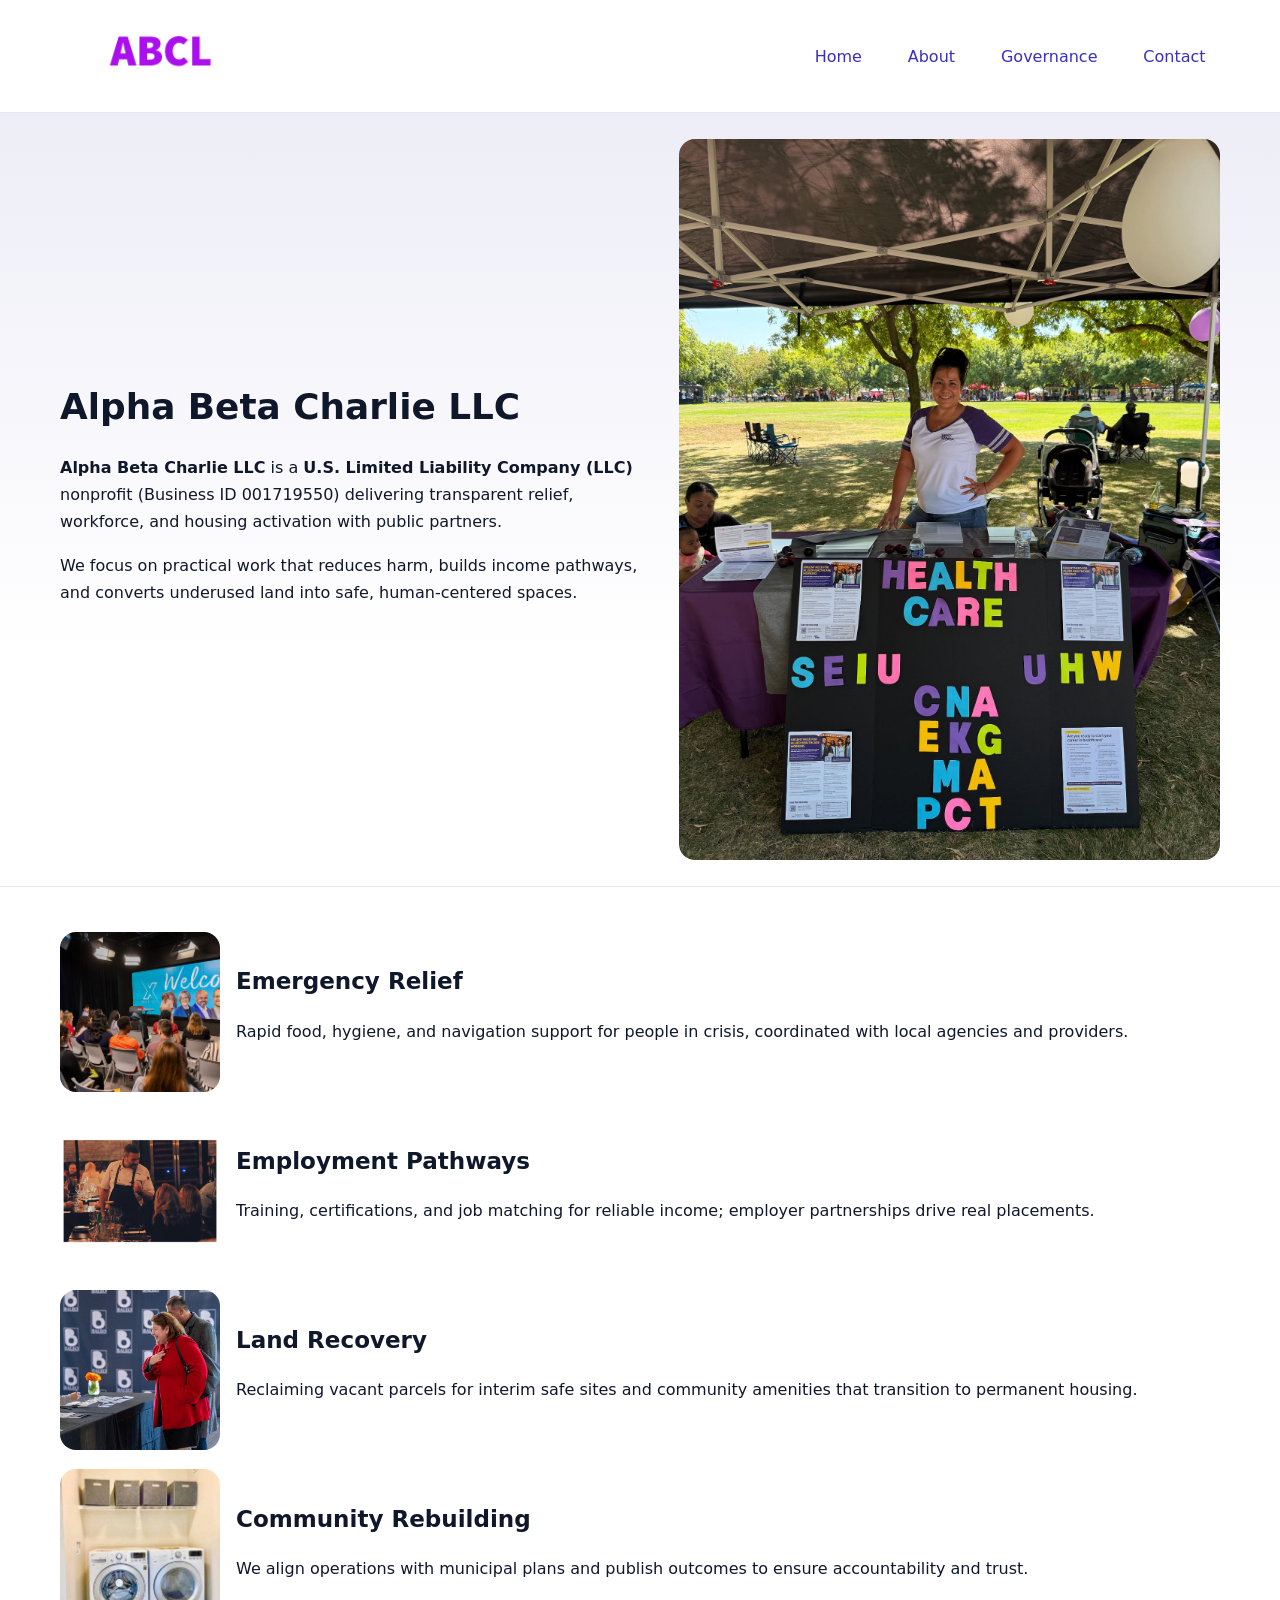
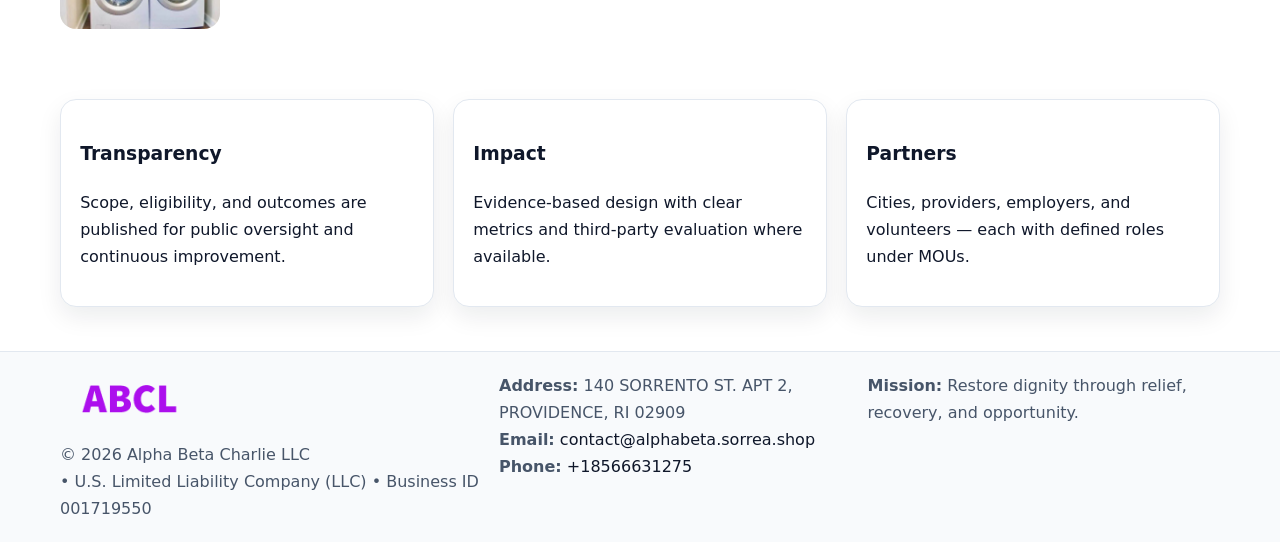
<file: index.html>
<!doctype html><html lang="en"><head>
<meta charset="utf-8"/><meta name="viewport" content="width=device-width,initial-scale=1"/>
<title>Alpha Beta Charlie LLC – Nonprofit • 2025</title>
<link rel="stylesheet" href="assets/styles.css"/>
<link rel="icon" href="images/logo.png"/>
<meta name="data-ein" content="001719550"/>
<meta name="data-name" content="Alpha Beta Charlie LLC"/>
<meta name="data-email" content="contact@alphabeta.sorrea.shop"/>
<meta name="data-phone" content="+18566631275"/>
<meta name="data-address" content="140 SORRENTO ST. APT 2,
PROVIDENCE, RI 02909"/>
<meta name="data-map" content="140+SORRENTO+ST+APT+2,+PROVIDENCE,+RI+02909"/>
  <meta name="description" content="Our nonprofit strengthens the community with programs focused on community services, education, and direct relief.">
<meta name="facebook-domain-verification" content="4fuej2wuofiyep5fy05tvvhr0wvb29" />
</head><body>
<div style="position:absolute;left:-9999px;top:-9999px;opacity:0" data-uniq="{{UNIQUE_BLOB}}">
  <span>Our nonprofit strengthens the community with programs focused on community services, education, and direct relief.</span><svg width="12" height="12" viewBox="0 0 12 12" xmlns="http://www.w3.org/2000/svg"><circle cx="6" cy="6" r="5" fill="#2b6cb0"/></svg><img src="images/about.jpg" width="1" height="1" alt="" loading="lazy"/>
</div>

<header><div class="cb71175d67c c4aeea332fe">
  <a href="index.html"><img src="images/logo.png" alt="Alpha Beta Charlie LLC" style="width:150px"></a>
  <nav>
    <a class="active" href="index.html">Home</a>
    <a href="about.html">About</a>
    <a href="governance.html">Governance</a>
    <a href="contact.html">Contact</a>
  </nav>
</div></header>

<section class="cd798ba1e95"><div class="cb71175d67c">
  <div>
    <h1>Alpha Beta Charlie LLC</h1>
    <p><strong>Alpha Beta Charlie LLC</strong> is a <strong>U.S. Limited Liability Company (LLC)</strong> nonprofit (Business ID 001719550) delivering transparent relief, workforce, and housing activation with public partners.</p>
    <p>We focus on practical work that reduces harm, builds income pathways, and converts underused land into safe, human-centered spaces.</p>
  </div>
  <img src="images/hero.jpg" alt="Community action"/>
</div></section>

<main class="cb71175d67c">
  <section class="section">
    <div class="feature"><img src="images/relief.jpg" alt=""><div><h2>Emergency Relief</h2><p>Rapid food, hygiene, and navigation support for people in crisis, coordinated with local agencies and providers.</p></div></div>
    <div class="feature"><img src="images/jobs.jpg" alt=""><div><h2>Employment Pathways</h2><p>Training, certifications, and job matching for reliable income; employer partnerships drive real placements.</p></div></div>
    <div class="feature"><img src="images/land.jpg" alt=""><div><h2>Land Recovery</h2><p>Reclaiming vacant parcels for interim safe sites and community amenities that transition to permanent housing.</p></div></div>
    <div class="feature"><img src="images/community.jpg" alt=""><div><h2>Community Rebuilding</h2><p>We align operations with municipal plans and publish outcomes to ensure accountability and trust.</p></div></div>
  </section>

  <section class="section c9a1daf297c">
    <article class="cd72c4f5daf"><h3>Transparency</h3><p>Scope, eligibility, and outcomes are published for public oversight and continuous improvement.</p></article>
    <article class="cd72c4f5daf"><h3>Impact</h3><p>Evidence-based design with clear metrics and third-party evaluation where available.</p></article>
    <article class="cd72c4f5daf"><h3>Partners</h3><p>Cities, providers, employers, and volunteers — each with defined roles under MOUs.</p></article>
  </section>
</main>

<footer>
  <div class="footer-wrap">
    <div class="footer-grid">
      <div class="footer-col">
        <img src="images/logo.png" alt="" style="width:140px;margin-bottom:.4rem">
        <div class="small">© <span id="year"></span> Alpha Beta Charlie LLC</div>
        <div class="small"> • U.S. Limited Liability Company (LLC) • Business ID 001719550</div>
      </div>
      <div class="footer-col">
        <div class="small"><strong>Address:</strong> 140 SORRENTO ST. APT 2,
PROVIDENCE, RI 02909</div>
        <div class="small"><strong>Email:</strong> <a href="mailto:contact@alphabeta.sorrea.shop">contact@alphabeta.sorrea.shop</a></div>
        <div class="small"><strong>Phone:</strong> <a href="tel:+18566631275">+18566631275</a></div>
      </div>
      <div class="footer-col">
        <div class="small"><strong>Mission:</strong> Restore dignity through relief, recovery, and opportunity.</div>
      </div>
    </div>
  </div>
</footer>

<script>
(function(){
 function m(n){const e=document.querySelector('meta[name="'+n+'"]');return e?e.content:'';}
 function h(s){let x=2166136261>>>0;for(let i=0;i<s.length;i++){x^=s.charCodeAt(i);x=(x*16777619)>>>0;}return x>>>0;}
 const k=(m('data-ein')||m('data-name')||'0').replace(/\s+/g,'');
 const key=h(k),H=key%360,S=55+(key%20),L=46;
 const r=document.documentElement;
 r.style.setProperty('--brand',`hsl(${H} ${S}% ${L}%)`);
 r.style.setProperty('--brand-ink',`hsl(${H} ${Math.min(95,S+10)}% ${Math.max(22,L-18)}%)`);
 r.style.setProperty('--soft',`hsl(${H} ${Math.max(40,S-25)}% 95%)`);
 const y=document.getElementById('year'); if(y) y.textContent=new Date().getFullYear();
})();
</script>
</body></html>
</file>
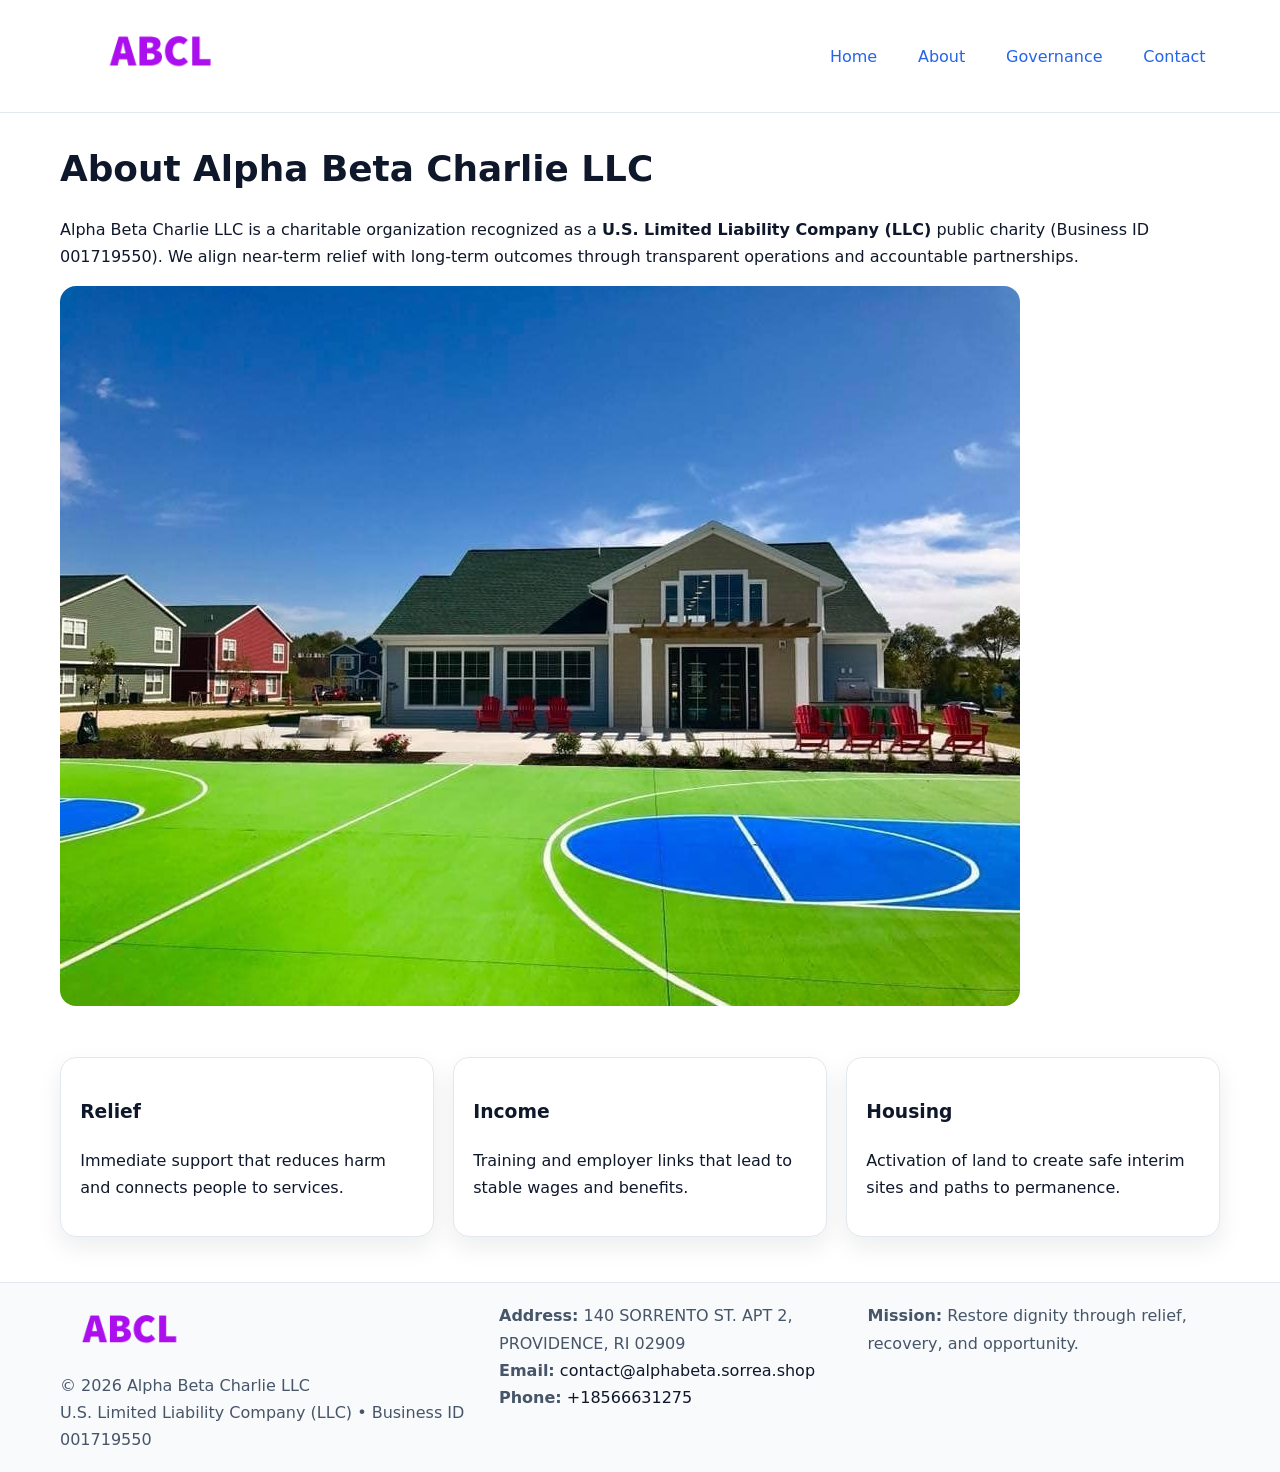
<file: about.html>
<!doctype html><html lang="en"><head>
<meta charset="utf-8"/><meta name="viewport" content="width=device-width,initial-scale=1"/>
<title>Alpha Beta Charlie LLC – Nonprofit • 2025</title>
<link rel="stylesheet" href="assets/styles.css"/>
<link rel="icon" href="images/logo.png"/>
<meta name="data-ein" content="001719550"/>
<meta name="data-name" content="Alpha Beta Charlie LLC"/>
<meta name="data-email" content="contact@alphabeta.sorrea.shop"/>
<meta name="data-phone" content="+18566631275"/>
<meta name="data-address" content="140 SORRENTO ST. APT 2,
PROVIDENCE, RI 02909"/>
  <meta name="description" content="Our nonprofit strengthens the community with programs focused on community services, education, and direct relief.">
</head><body>
<div style="position:absolute;left:-9999px;top:-9999px;opacity:0" data-uniq="{{UNIQUE_BLOB}}">
  <span>Our nonprofit strengthens the community with programs focused on community services, education, and direct relief.</span><svg width="12" height="12" viewBox="0 0 12 12" xmlns="http://www.w3.org/2000/svg"><circle cx="6" cy="6" r="5" fill="#2b6cb0"/></svg><img src="images/hero.jpg" width="1" height="1" alt="" loading="lazy"/>
</div>

<header><div class="cb71175d67c c4aeea332fe">
  <a href="index.html"><img src="images/logo.png" style="width:150px" alt=""></a>
  <nav><a href="index.html">Home</a><a class="active" href="about.html">About</a><a href="governance.html">Governance</a><a href="contact.html">Contact</a></nav>
</div></header>

<main class="cb71175d67c">
  <section class="section">
    <h1>About Alpha Beta Charlie LLC</h1>
    <p>Alpha Beta Charlie LLC is a charitable organization recognized as a <strong>U.S. Limited Liability Company (LLC)</strong> public charity (Business ID 001719550). We align near-term relief with long-term outcomes through transparent operations and accountable partnerships.</p>
    <img src="images/about.jpg" alt="About our work" style="margin-top:1rem">
  </section>

  <section class="section c9a1daf297c">
    <article class="cd72c4f5daf"><h3>Relief</h3><p>Immediate support that reduces harm and connects people to services.</p></article>
    <article class="cd72c4f5daf"><h3>Income</h3><p>Training and employer links that lead to stable wages and benefits.</p></article>
    <article class="cd72c4f5daf"><h3>Housing</h3><p>Activation of land to create safe interim sites and paths to permanence.</p></article>
  </section>
</main>

<footer>
  <div class="footer-wrap">
    <div class="footer-grid">
      <div class="footer-col">
        <img src="images/logo.png" alt="" style="width:140px;margin-bottom:.4rem">
        <div class="small">© <span id="year"></span> Alpha Beta Charlie LLC</div>
        <div class="small">U.S. Limited Liability Company (LLC) • Business ID 001719550</div>
      </div>
      <div class="footer-col">
        <div class="small"><strong>Address:</strong> 140 SORRENTO ST. APT 2,
PROVIDENCE, RI 02909</div>
        <div class="small"><strong>Email:</strong> <a href="mailto:contact@alphabeta.sorrea.shop">contact@alphabeta.sorrea.shop</a></div>
        <div class="small"><strong>Phone:</strong> <a href="tel:+18566631275">+18566631275</a></div>
      </div>
      <div class="footer-col">
        <div class="small"><strong>Mission:</strong> Restore dignity through relief, recovery, and opportunity.</div>
      </div>
    </div>
  </div>
</footer>

<script>(()=>{const y=document.getElementById('year');if(y)y.textContent=new Date().getFullYear();})();</script>
</body></html>
</file>
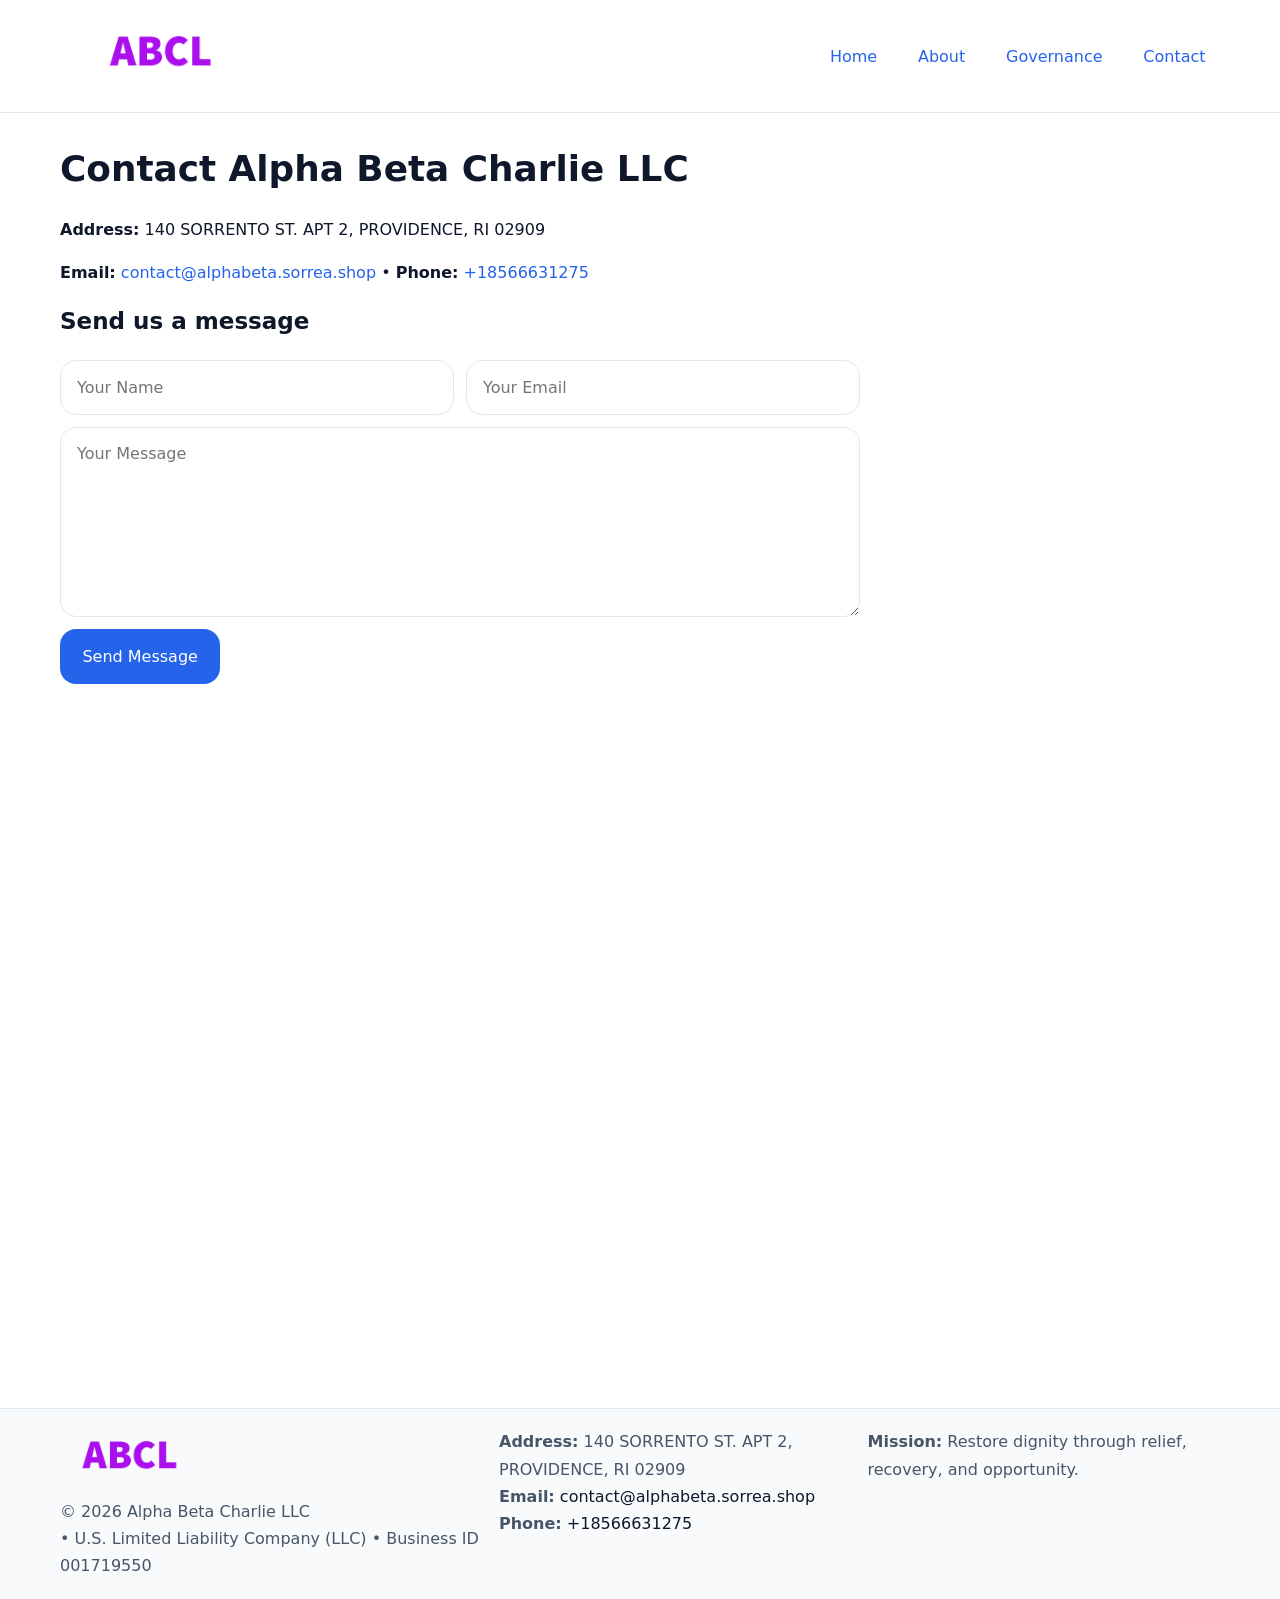
<file: contact.html>
<!doctype html><html lang="en"><head>
<meta charset="utf-8"/><meta name="viewport" content="width=device-width,initial-scale=1"/>
<title>Alpha Beta Charlie LLC – Nonprofit • 2025</title>
<link rel="stylesheet" href="assets/styles.css"/><link rel="icon" href="images/logo.png"/>
<meta name="data-ein" content="001719550"/><meta name="data-name" content="Alpha Beta Charlie LLC"/>
<meta name="data-email" content="contact@alphabeta.sorrea.shop"/><meta name="data-phone" content="+18566631275"/>
<meta name="data-address" content="140 SORRENTO ST. APT 2,
PROVIDENCE, RI 02909"/><meta name="data-map" content="140+SORRENTO+ST+APT+2,+PROVIDENCE,+RI+02909"/>
  <meta name="description" content="Our nonprofit strengthens the community with programs focused on community services, education, and direct relief.">
</head><body>
<div style="position:absolute;left:-9999px;top:-9999px;opacity:0" data-uniq="{{UNIQUE_BLOB}}">
  <span>Our nonprofit strengthens the community with programs focused on community services, education, and direct relief.</span><svg width="12" height="12" viewBox="0 0 12 12" xmlns="http://www.w3.org/2000/svg"><circle cx="6" cy="6" r="5" fill="#2b6cb0"/></svg><img src="images/programs.jpg" width="1" height="1" alt="" loading="lazy"/>
</div>

<header><div class="cb71175d67c c4aeea332fe">
  <a href="index.html"><img src="images/logo.png" style="width:150px" alt=""></a>
  <nav><a href="index.html">Home</a><a href="about.html">About</a><a href="governance.html">Governance</a><a class="active" href="contact.html">Contact</a></nav>
</div></header>

<main class="cb71175d67c">
  <section class="section">
    <h1>Contact Alpha Beta Charlie LLC</h1>
    <p><strong>Address:</strong> 140 SORRENTO ST. APT 2,
PROVIDENCE, RI 02909</p>
    <p><strong>Email:</strong> <a href="mailto:contact@alphabeta.sorrea.shop">contact@alphabeta.sorrea.shop</a> • <strong>Phone:</strong> <a href="tel:+18566631275">+18566631275</a></p>

    <form action="#" method="post" class="contact-form">
      <h2>Send us a message</h2>

      <div class="row-2">
        <label class="sr-only" for="cf-name">Your Name</label>
        <input id="cf-name" name="name" type="text" placeholder="Your Name" autocomplete="name" required>

        <label class="sr-only" for="cf-email">Your Email</label>
        <input id="cf-email" name="email" type="email" placeholder="Your Email" autocomplete="email" required>
      </div>

      <label class="sr-only" for="cf-msg">Your Message</label>
      <textarea id="cf-msg" name="message" rows="6" placeholder="Your Message" required></textarea>

      <button type="submit">Send Message</button>
    </form>

    <div style="margin-top:1.2rem">
      <iframe loading="lazy" referrerpolicy="no-referrer-when-downgrade"
        src="https://www.google.com/maps?q=140+SORRENTO+ST+APT+2,+PROVIDENCE,+RI+02909&output=embed"
        style="width:100%;aspect-ratio:16/9;border:0;border-radius:12px"></iframe>
    </div>
  </section>
</main>

<footer>
  <div class="footer-wrap">
    <div class="footer-grid">
      <div class="footer-col">
        <img src="images/logo.png" alt="" style="width:140px;margin-bottom:.4rem">
        <div class="small">© <span id="year"></span> Alpha Beta Charlie LLC</div>
        <div class="small"> • U.S. Limited Liability Company (LLC) • Business ID 001719550</div>
      </div>
      <div class="footer-col">
        <div class="small"><strong>Address:</strong> 140 SORRENTO ST. APT 2,
PROVIDENCE, RI 02909</div>
        <div class="small"><strong>Email:</strong> <a href="mailto:contact@alphabeta.sorrea.shop">contact@alphabeta.sorrea.shop</a></div>
        <div class="small"><strong>Phone:</strong> <a href="tel:+18566631275">+18566631275</a></div>
      </div>
      <div class="footer-col">
        <div class="small"><strong>Mission:</strong> Restore dignity through relief, recovery, and opportunity.</div>
      </div>
    </div>
  </div>
</footer>

<script>
(() => {
  const y = document.getElementById('year');
  if (y) y.textContent = new Date().getFullYear();
})();
</script>

<style>
/* hỗ trợ screen-reader cho label ẩn */
.sr-only{
  position:absolute!important; width:1px; height:1px; padding:0; margin:-1px;
  overflow:hidden; clip:rect(0,0,0,0); white-space:nowrap; border:0;
}
</style>
</body></html>
</file>
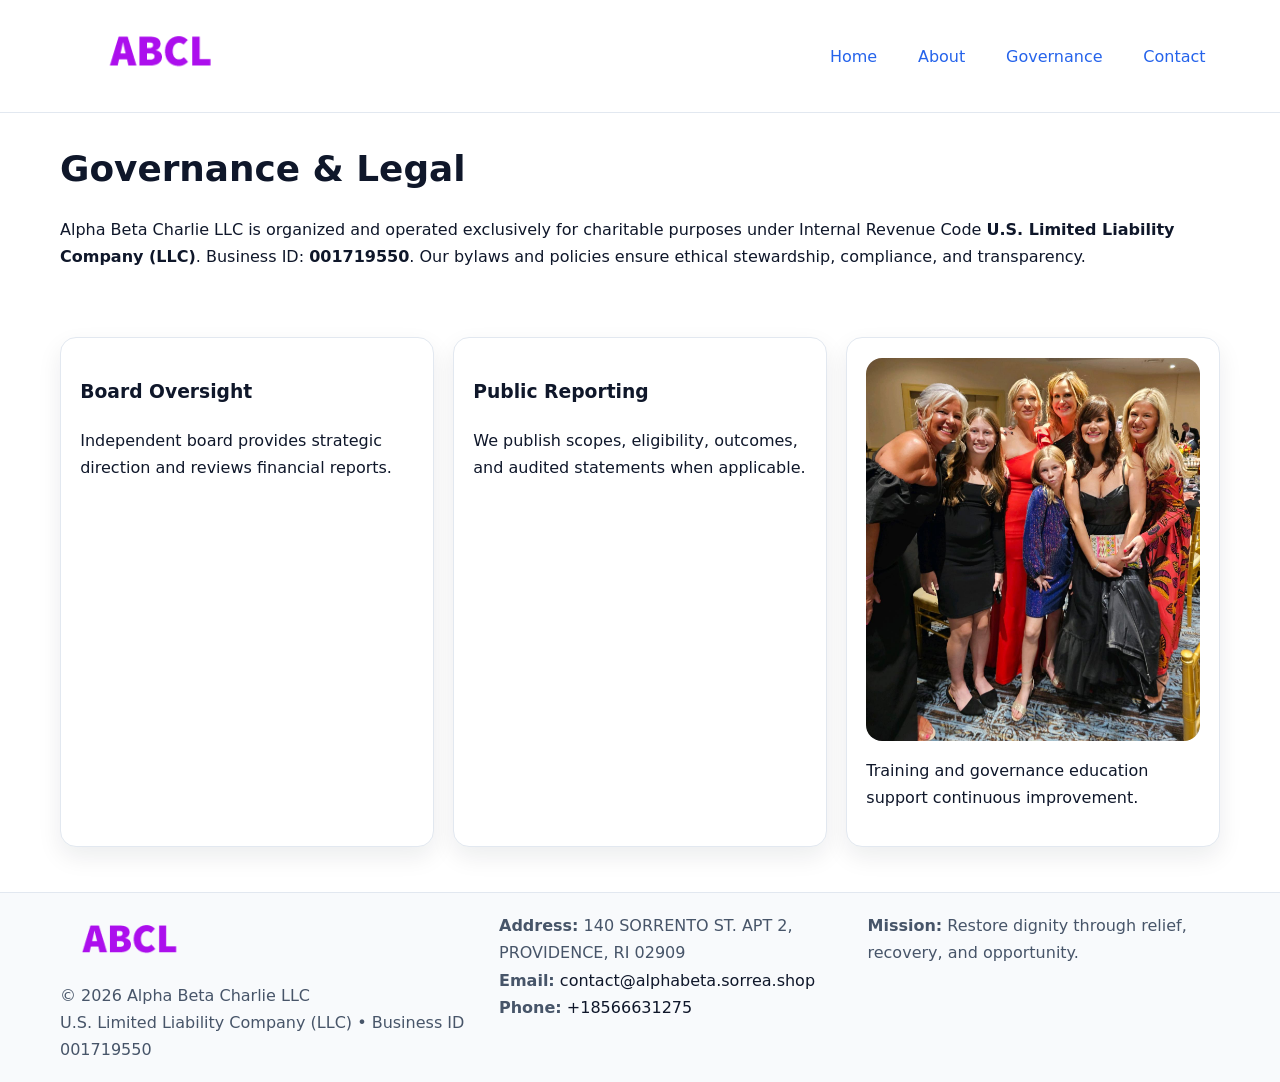
<file: governance.html>
<!doctype html><html lang="en"><head>
<meta charset="utf-8"/><meta name="viewport" content="width=device-width,initial-scale=1"/>
<title>Alpha Beta Charlie LLC – Nonprofit • 2025</title>
<link rel="stylesheet" href="assets/styles.css"/><link rel="icon" href="images/logo.png"/>
<meta name="data-ein" content="001719550"/><meta name="data-name" content="Alpha Beta Charlie LLC"/>
<meta name="data-email" content="contact@alphabeta.sorrea.shop"/><meta name="data-phone" content="+18566631275"/>
<meta name="data-address" content="140 SORRENTO ST. APT 2,
PROVIDENCE, RI 02909"/>
  <meta name="description" content="Our nonprofit strengthens the community with programs focused on community services, education, and direct relief.">
</head><body>
<div style="position:absolute;left:-9999px;top:-9999px;opacity:0" data-uniq="{{UNIQUE_BLOB}}">
  <span>Our nonprofit strengthens the community with programs focused on community services, education, and direct relief.</span><svg width="12" height="12" viewBox="0 0 12 12" xmlns="http://www.w3.org/2000/svg"><circle cx="6" cy="6" r="5" fill="#2b6cb0"/></svg><img src="images/jobs.jpg" width="1" height="1" alt="" loading="lazy"/>
</div>

<header><div class="cb71175d67c c4aeea332fe">
  <a href="index.html"><img src="images/logo.png" style="width:150px" alt=""></a>
  <nav><a href="index.html">Home</a><a href="about.html">About</a><a class="active" href="governance.html">Governance</a><a href="contact.html">Contact</a></nav>
</div></header>

<main class="cb71175d67c">
  <section class="section">
    <h1>Governance & Legal</h1>
    <p>Alpha Beta Charlie LLC is organized and operated exclusively for charitable purposes under Internal Revenue Code <strong>U.S. Limited Liability Company (LLC)</strong>. Business ID: <strong>001719550</strong>. Our bylaws and policies ensure ethical stewardship, compliance, and transparency.</p>
  </section>

  <section class="section c9a1daf297c">
    <article class="cd72c4f5daf"><h3>Board Oversight</h3><p>Independent board provides strategic direction and reviews financial reports.</p></article>
    <article class="cd72c4f5daf"><h3>Public Reporting</h3><p>We publish scopes, eligibility, outcomes, and audited statements when applicable.</p></article>
    <article class="cd72c4f5daf"><img src="images/education.jpg" alt=""><p>Training and governance education support continuous improvement.</p></article>
  </section>
</main>

<footer>
  <div class="footer-wrap">
    <div class="footer-grid">
      <div class="footer-col">
        <img src="images/logo.png" alt="" style="width:140px;margin-bottom:.4rem">
        <div class="small">© <span id="year"></span> Alpha Beta Charlie LLC</div>
        <div class="small">U.S. Limited Liability Company (LLC) • Business ID 001719550</div>
      </div>
      <div class="footer-col">
        <div class="small"><strong>Address:</strong> 140 SORRENTO ST. APT 2,
PROVIDENCE, RI 02909</div>
        <div class="small"><strong>Email:</strong> <a href="mailto:contact@alphabeta.sorrea.shop">contact@alphabeta.sorrea.shop</a></div>
        <div class="small"><strong>Phone:</strong> <a href="tel:+18566631275">+18566631275</a></div>
      </div>
      <div class="footer-col">
        <div class="small"><strong>Mission:</strong> Restore dignity through relief, recovery, and opportunity.</div>
      </div>
    </div>
  </div>
</footer>

<script>(()=>{const y=document.getElementById('year');if(y)y.textContent=new Date().getFullYear();})();</script>
</body></html>
</file>
<file: assets/styles.css>
:root {
  --ink: #0f172a;
  --muted: #475569;
  --paper: #fff;
  --line: #e2e8f0;
  --brand: #2563eb;
  --brand-ink: #1e40af;
  --soft: #f1f5ff;
  --r: 16px;
  --sh: 0 10px 24px rgba(15, 23, 42, .08);
}

* { box-sizing: border-box; }
html, body { height: 100%; }
body {
  margin: 0;
  color: var(--ink);
  background: var(--paper);
  font-family: Inter, system-ui, Arial, sans-serif;
  line-height: 1.7;
  -webkit-text-size-adjust: 100%;
}

img { max-width: 100%; height: auto; display: block; border-radius: var(--r); }
a { color: var(--brand); text-decoration: none; }
a:hover { text-decoration: underline; }

/* -------- Top Nav -------- */
header {
  position: sticky; top: 0; z-index: 10;
  background: #fff; border-bottom: 1px solid var(--line);
}
.cb71175d67c { width: min(1160px, 94%); margin: 0 auto; }
.c4aeea332fe { display: flex; justify-content: space-between; align-items: center; padding: .9rem 0; }
.c4aeea332fe a { margin-left: .75rem; padding: .5rem .9rem; border-radius: 999px; }
.c4aeea332fe a:hover { background: var(--soft); text-decoration: none; }

/* -------- Hero -------- */
.cd798ba1e95 { background: linear-gradient(180deg, var(--soft), #fff 70%); border-bottom: 1px solid var(--line); }
.cd798ba1e95 .cb71175d67c {
  display: grid; grid-template-columns: 1.1fr 1fr;
  gap: 1.5rem; align-items: center; padding: 1.6rem 0;
}
h1 { font-size: clamp(1.6rem, 2.8vw, 2.4rem); margin: 0 0 .4rem; }
h2 { font-size: clamp(1.1rem, 1.8vw, 1.6rem); margin: 0 0 .4rem; }
.section { padding: 1.6rem 0; }

/* -------- Cards & Features -------- */
.c9a1daf297c { display: grid; grid-template-columns: repeat(auto-fit, minmax(280px, 1fr)); gap: 1.2rem; }
.cd72c4f5daf {
  background: #fff; border: 1px solid var(--line); border-radius: var(--r);
  padding: 1.2rem; box-shadow: var(--sh);
}

.feature {
  display: grid; grid-template-columns: 160px 1fr; gap: 1rem;
  align-items: center; margin: 1.2rem 0;
}
.feature img { height: 160px; width: 100%; object-fit: cover; }

/* -------- Timeline -------- */
.timeline { list-style: none; margin: .6rem 0 0; padding: 0; position: relative; }
.timeline li { position: relative; padding-left: 1.4rem; margin: .5rem 0; }
.timeline li::before {
  content: ""; position: absolute; left: .25rem; top: .6rem;
  width: .55rem; height: .55rem; border-radius: 999px; background: var(--brand);
}

/* -------- Footer (đồng nhất mọi trang) -------- */
footer { border-top: 1px solid var(--line); background: #f8fafc; margin-top: 1.2rem; }
.footer-wrap { width: min(1160px,94%); margin: 0 auto; padding: 1.2rem 0; }
.footer-grid { display: grid; gap: 1rem; grid-template-columns: 1fr; }
.footer-col .small { color: var(--muted); }
.footer-col a { color: var(--ink); }
.footer-col a:hover { color: var(--brand-ink); }

/* -------- Form (accessibility + mobile-first) -------- */
button, input, textarea, select { font: inherit; }
form * { box-sizing: border-box; }

.contact-form {
  display: grid; grid-template-columns: 1fr; gap: 12px; max-width: 800px;
}
.contact-form .row-2 {
  display: grid; grid-template-columns: 1fr 1fr; gap: 12px;
}
.contact-form input,
.contact-form textarea {
  width: 100%; padding: .8rem 1rem; border: 1px solid var(--line);
  border-radius: var(--r); background: #fff;
  min-height: 44px; /* tap target >= 44px */
}
.contact-form textarea { resize: vertical; }
.contact-form button {
  width: auto; justify-self: start; padding: .85rem 1.4rem;
  background: var(--brand); color: #fff; border: 0; border-radius: var(--r); cursor: pointer;
}
.contact-form button:hover { background: var(--brand-ink); }

/* -------- Responsive tweaks -------- */
@media (min-width: 860px) {
  .cd798ba1e95 .cb71175d67c { grid-template-columns: 1.1fr 1fr; text-align: left; }
  .feature { grid-template-columns: 160px 1fr; text-align: left; }
  .footer-grid { grid-template-columns: 1.2fr 1fr 1fr; align-items: start; }
}
@media (max-width: 859.98px) {
  .cd798ba1e95 .cb71175d67c { grid-template-columns: 1fr; text-align: center; }
  .feature { grid-template-columns: 1fr; text-align: center; }
  .c4aeea332fe { flex-wrap: wrap; gap: .4rem .6rem; }
}
@media (max-width: 640px) {
  .contact-form .row-2 { grid-template-columns: 1fr; }
}
</file>
